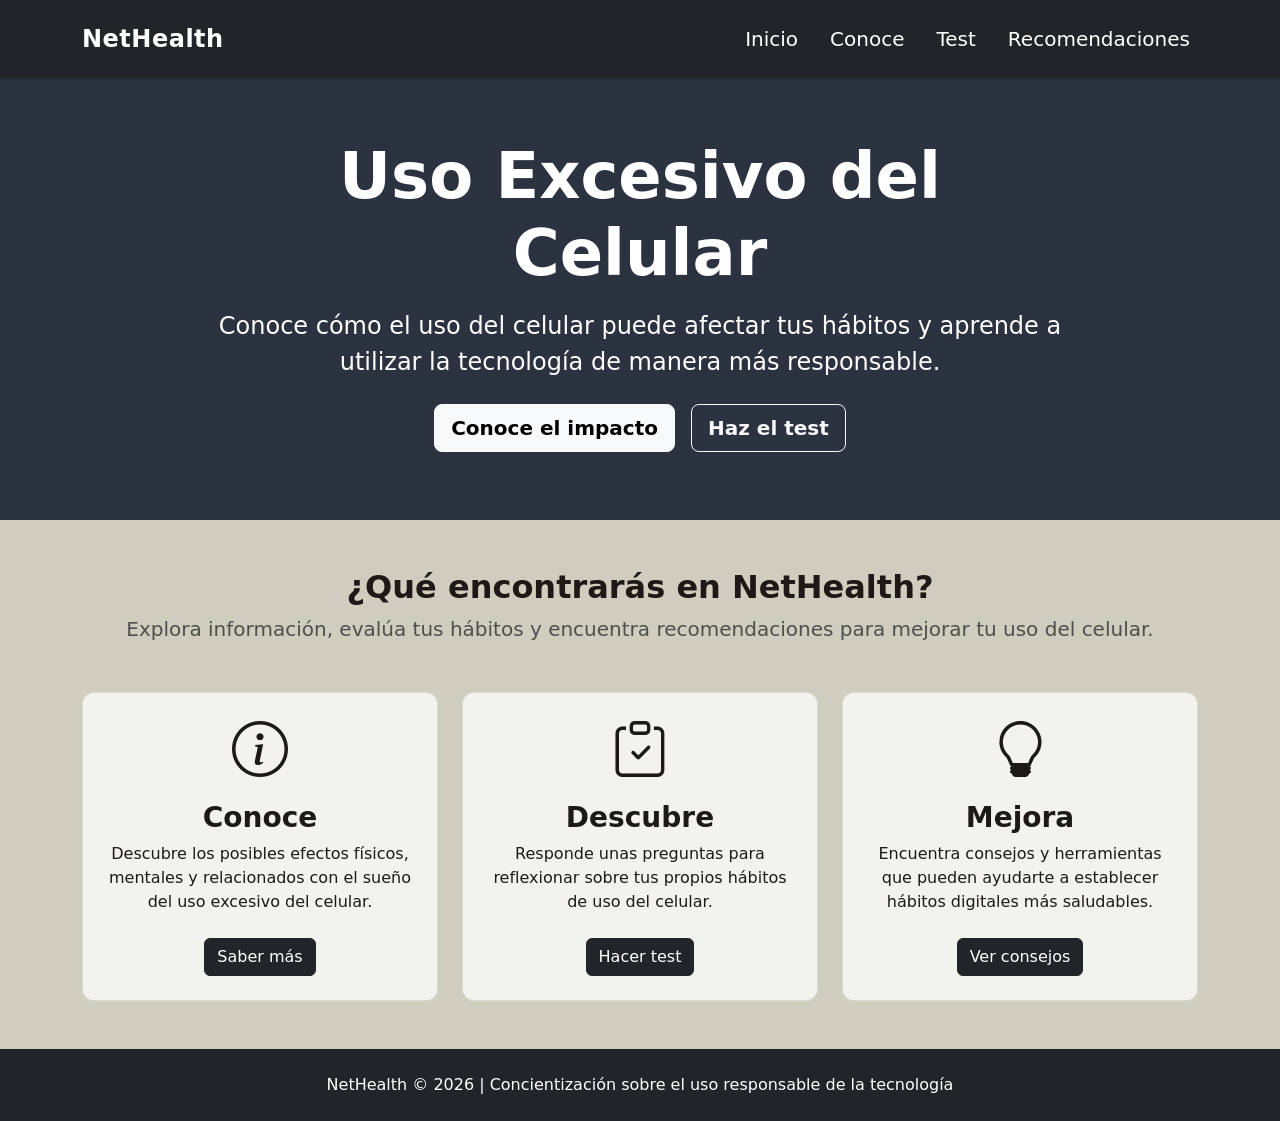
<file: Index.html>
<!DOCTYPE html>
<html lang="es">

<head>
    <meta charset="UTF-8">
    <meta name="viewport" content="width=device-width, initial-scale=1.0">

    <title>NetHealth - Uso Responsable del Celular</title>

    <!-- Bootstrap -->
    <link
        href="https://cdn.jsdelivr.net/npm/bootstrap@5.3.3/dist/css/bootstrap.min.css"
        rel="stylesheet">

    <!-- Bootstrap Icons -->
    <link
        rel="stylesheet"
        href="https://cdn.jsdelivr.net/npm/bootstrap-icons@1.11.3/font/bootstrap-icons.min.css">

    <!-- CSS propio -->
    <link rel="stylesheet" href="stile.css">
</head>

<body>

    <!-- ================= NAVBAR ================= -->

    <nav class="navbar navbar-expand-lg navbar-dark bg-dark fixed-top py-3">

        <div class="container">

            <a class="navbar-brand fw-bold fs-4" href="index.html">
                NetHealth
            </a>

            <button
                class="navbar-toggler"
                type="button"
                data-bs-toggle="collapse"
                data-bs-target="#customNavMenu"
                aria-controls="customNavMenu"
                aria-expanded="false"
                aria-label="Abrir menú">

                <span class="navbar-toggler-icon"></span>

            </button>

            <div
                class="collapse navbar-collapse justify-content-end"
                id="customNavMenu">

                <ul class="navbar-nav gap-lg-3 text-center">

                    <li class="nav-item">
                        <a class="nav-link fs-5 active" href="index.html">
                            Inicio
                        </a>
                    </li>

                    <li class="nav-item">
                        <a class="nav-link fs-5" href="conoce.html">
                            Conoce
                        </a>
                    </li>

                    <li class="nav-item">
                        <a class="nav-link fs-5" href="test.html">
                            Test
                        </a>
                    </li>

                    <li class="nav-item">
                        <a class="nav-link fs-5" href="recomendaciones.html">
                            Recomendaciones
                        </a>
                    </li>

                </ul>

            </div>

        </div>

    </nav>


    <!-- ================= HERO ================= -->

    <header class="hero-section text-white">

        <div class="container text-center hero-content">

            <h1 class="display-3 fw-bold">
                Uso Excesivo del Celular
            </h1>

            <p class="lead fs-4 mt-3">
                Conoce cómo el uso del celular puede afectar tus hábitos
                y aprende a utilizar la tecnología de manera más responsable.
            </p>

            <div class="d-flex justify-content-center gap-3 flex-wrap mt-4">

                <a
                    href="conoce.html"
                    class="btn btn-light btn-lg fw-bold">

                    Conoce el impacto
                </a>

                <a
                    href="test.html"
                    class="btn btn-outline-light btn-lg fw-bold">

                    Haz el test
                </a>

            </div>

        </div>

    </header>


    <!-- ================= CONTENIDO ================= -->

    <main>

        <section class="container py-5">

            <div class="text-center mb-5">

                <h2 class="fw-bold">
                    ¿Qué encontrarás en NetHealth?
                </h2>

                <p class="fs-5 text-muted">
                    Explora información, evalúa tus hábitos y encuentra
                    recomendaciones para mejorar tu uso del celular.
                </p>

            </div>


            <div class="row g-4">

                <!-- CONOCE -->

                <div class="col-md-4">

                    <div class="card-custom h-100 p-4 text-center">

                        <i class="bi bi-info-circle display-4"></i>

                        <h3 class="fw-bold mt-3">
                            Conoce
                        </h3>

                        <p>
                            Descubre los posibles efectos físicos,
                            mentales y relacionados con el sueño
                            del uso excesivo del celular.
                        </p>

                        <a
                            href="conoce.html"
                            class="btn btn-dark mt-2">

                            Saber más
                        </a>

                    </div>

                </div>


                <!-- TEST -->

                <div class="col-md-4">

                    <div class="card-custom h-100 p-4 text-center">

                        <i class="bi bi-clipboard-check display-4"></i>

                        <h3 class="fw-bold mt-3">
                            Descubre
                        </h3>

                        <p>
                            Responde unas preguntas para reflexionar
                            sobre tus propios hábitos de uso del celular.
                        </p>

                        <a
                            href="test.html"
                            class="btn btn-dark mt-2">

                            Hacer test
                        </a>

                    </div>

                </div>


                <!-- RECOMENDACIONES -->

                <div class="col-md-4">

                    <div class="card-custom h-100 p-4 text-center">

                        <i class="bi bi-lightbulb display-4"></i>

                        <h3 class="fw-bold mt-3">
                            Mejora
                        </h3>

                        <p>
                            Encuentra consejos y herramientas que
                            pueden ayudarte a establecer hábitos
                            digitales más saludables.
                        </p>

                        <a
                            href="recomendaciones.html"
                            class="btn btn-dark mt-2">

                            Ver consejos
                        </a>

                    </div>

                </div>

            </div>

        </section>

    </main>


    <!-- ================= FOOTER ================= -->

    <footer class="bg-dark text-white text-center py-4">

        <p class="mb-0">
            NetHealth © 2026 |
            Concientización sobre el uso responsable de la tecnología
        </p>

    </footer>


    <!-- BOTÓN VOLVER ARRIBA -->

    <button
        id="btnArriba"
        aria-label="Volver arriba">

        ↑

    </button>


    <!-- Bootstrap JS -->

    <script
        src="https://cdn.jsdelivr.net/npm/bootstrap@5.3.3/dist/js/bootstrap.bundle.min.js">
    </script>

    <!-- JavaScript propio -->

    <script src="java.js"></script>

</body>

</html>
</file>
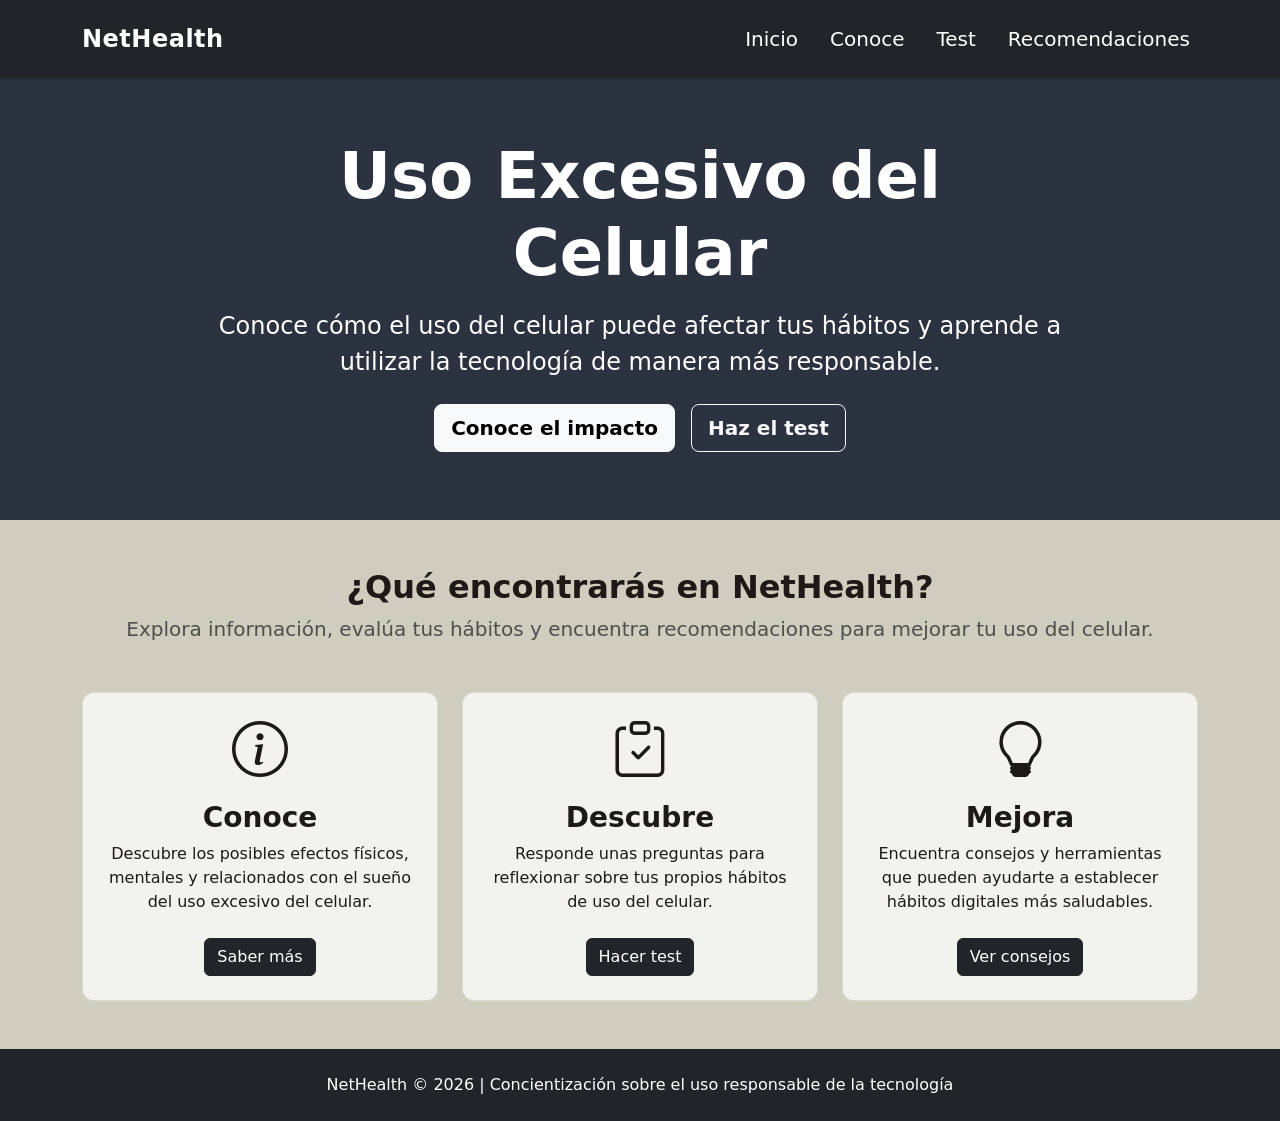
<file: index.html>
<!DOCTYPE html>
<html lang="es">

<head>
    <meta charset="UTF-8">
    <meta name="viewport" content="width=device-width, initial-scale=1.0">

    <title>NetHealth - Uso Responsable del Celular</title>

    <!-- Bootstrap -->
    <link
        href="https://cdn.jsdelivr.net/npm/bootstrap@5.3.3/dist/css/bootstrap.min.css"
        rel="stylesheet">

    <!-- Bootstrap Icons -->
    <link
        rel="stylesheet"
        href="https://cdn.jsdelivr.net/npm/bootstrap-icons@1.11.3/font/bootstrap-icons.min.css">

    <!-- CSS propio -->
    <link rel="stylesheet" href="stile.css">
</head>

<body>

    <!-- ================= NAVBAR ================= -->

    <nav class="navbar navbar-expand-lg navbar-dark bg-dark fixed-top py-3">

        <div class="container">

            <a class="navbar-brand fw-bold fs-4" href="index.html">
                NetHealth
            </a>

            <button
                class="navbar-toggler"
                type="button"
                data-bs-toggle="collapse"
                data-bs-target="#customNavMenu"
                aria-controls="customNavMenu"
                aria-expanded="false"
                aria-label="Abrir menú">

                <span class="navbar-toggler-icon"></span>

            </button>

            <div
                class="collapse navbar-collapse justify-content-end"
                id="customNavMenu">

                <ul class="navbar-nav gap-lg-3 text-center">

                    <li class="nav-item">
                        <a class="nav-link fs-5 active" href="index.html">
                            Inicio
                        </a>
                    </li>

                    <li class="nav-item">
                        <a class="nav-link fs-5" href="conoce.html">
                            Conoce
                        </a>
                    </li>

                    <li class="nav-item">
                        <a class="nav-link fs-5" href="test.html">
                            Test
                        </a>
                    </li>

                    <li class="nav-item">
                        <a class="nav-link fs-5" href="recomendaciones.html">
                            Recomendaciones
                        </a>
                    </li>

                </ul>

            </div>

        </div>

    </nav>


    <!-- ================= HERO ================= -->

    <header class="hero-section text-white">

        <div class="container text-center hero-content">

            <h1 class="display-3 fw-bold">
                Uso Excesivo del Celular
            </h1>

            <p class="lead fs-4 mt-3">
                Conoce cómo el uso del celular puede afectar tus hábitos
                y aprende a utilizar la tecnología de manera más responsable.
            </p>

            <div class="d-flex justify-content-center gap-3 flex-wrap mt-4">

                <a
                    href="conoce.html"
                    class="btn btn-light btn-lg fw-bold">

                    Conoce el impacto
                </a>

                <a
                    href="test.html"
                    class="btn btn-outline-light btn-lg fw-bold">

                    Haz el test
                </a>

            </div>

        </div>

    </header>


    <!-- ================= CONTENIDO ================= -->

    <main>

        <section class="container py-5">

            <div class="text-center mb-5">

                <h2 class="fw-bold">
                    ¿Qué encontrarás en NetHealth?
                </h2>

                <p class="fs-5 text-muted">
                    Explora información, evalúa tus hábitos y encuentra
                    recomendaciones para mejorar tu uso del celular.
                </p>

            </div>


            <div class="row g-4">

                <!-- CONOCE -->

                <div class="col-md-4">

                    <div class="card-custom h-100 p-4 text-center">

                        <i class="bi bi-info-circle display-4"></i>

                        <h3 class="fw-bold mt-3">
                            Conoce
                        </h3>

                        <p>
                            Descubre los posibles efectos físicos,
                            mentales y relacionados con el sueño
                            del uso excesivo del celular.
                        </p>

                        <a
                            href="conoce.html"
                            class="btn btn-dark mt-2">

                            Saber más
                        </a>

                    </div>

                </div>


                <!-- TEST -->

                <div class="col-md-4">

                    <div class="card-custom h-100 p-4 text-center">

                        <i class="bi bi-clipboard-check display-4"></i>

                        <h3 class="fw-bold mt-3">
                            Descubre
                        </h3>

                        <p>
                            Responde unas preguntas para reflexionar
                            sobre tus propios hábitos de uso del celular.
                        </p>

                        <a
                            href="test.html"
                            class="btn btn-dark mt-2">

                            Hacer test
                        </a>

                    </div>

                </div>


                <!-- RECOMENDACIONES -->

                <div class="col-md-4">

                    <div class="card-custom h-100 p-4 text-center">

                        <i class="bi bi-lightbulb display-4"></i>

                        <h3 class="fw-bold mt-3">
                            Mejora
                        </h3>

                        <p>
                            Encuentra consejos y herramientas que
                            pueden ayudarte a establecer hábitos
                            digitales más saludables.
                        </p>

                        <a
                            href="recomendaciones.html"
                            class="btn btn-dark mt-2">

                            Ver consejos
                        </a>

                    </div>

                </div>

            </div>

        </section>

    </main>


    <!-- ================= FOOTER ================= -->

    <footer class="bg-dark text-white text-center py-4">

        <p class="mb-0">
            NetHealth © 2026 |
            Concientización sobre el uso responsable de la tecnología
        </p>

    </footer>


    <!-- BOTÓN VOLVER ARRIBA -->

    <button
        id="btnArriba"
        aria-label="Volver arriba">

        ↑

    </button>


    <!-- Bootstrap JS -->

    <script
        src="https://cdn.jsdelivr.net/npm/bootstrap@5.3.3/dist/js/bootstrap.bundle.min.js">
    </script>

    <!-- JavaScript propio -->

    <script src="java.js"></script>

</body>

</html>
</file>
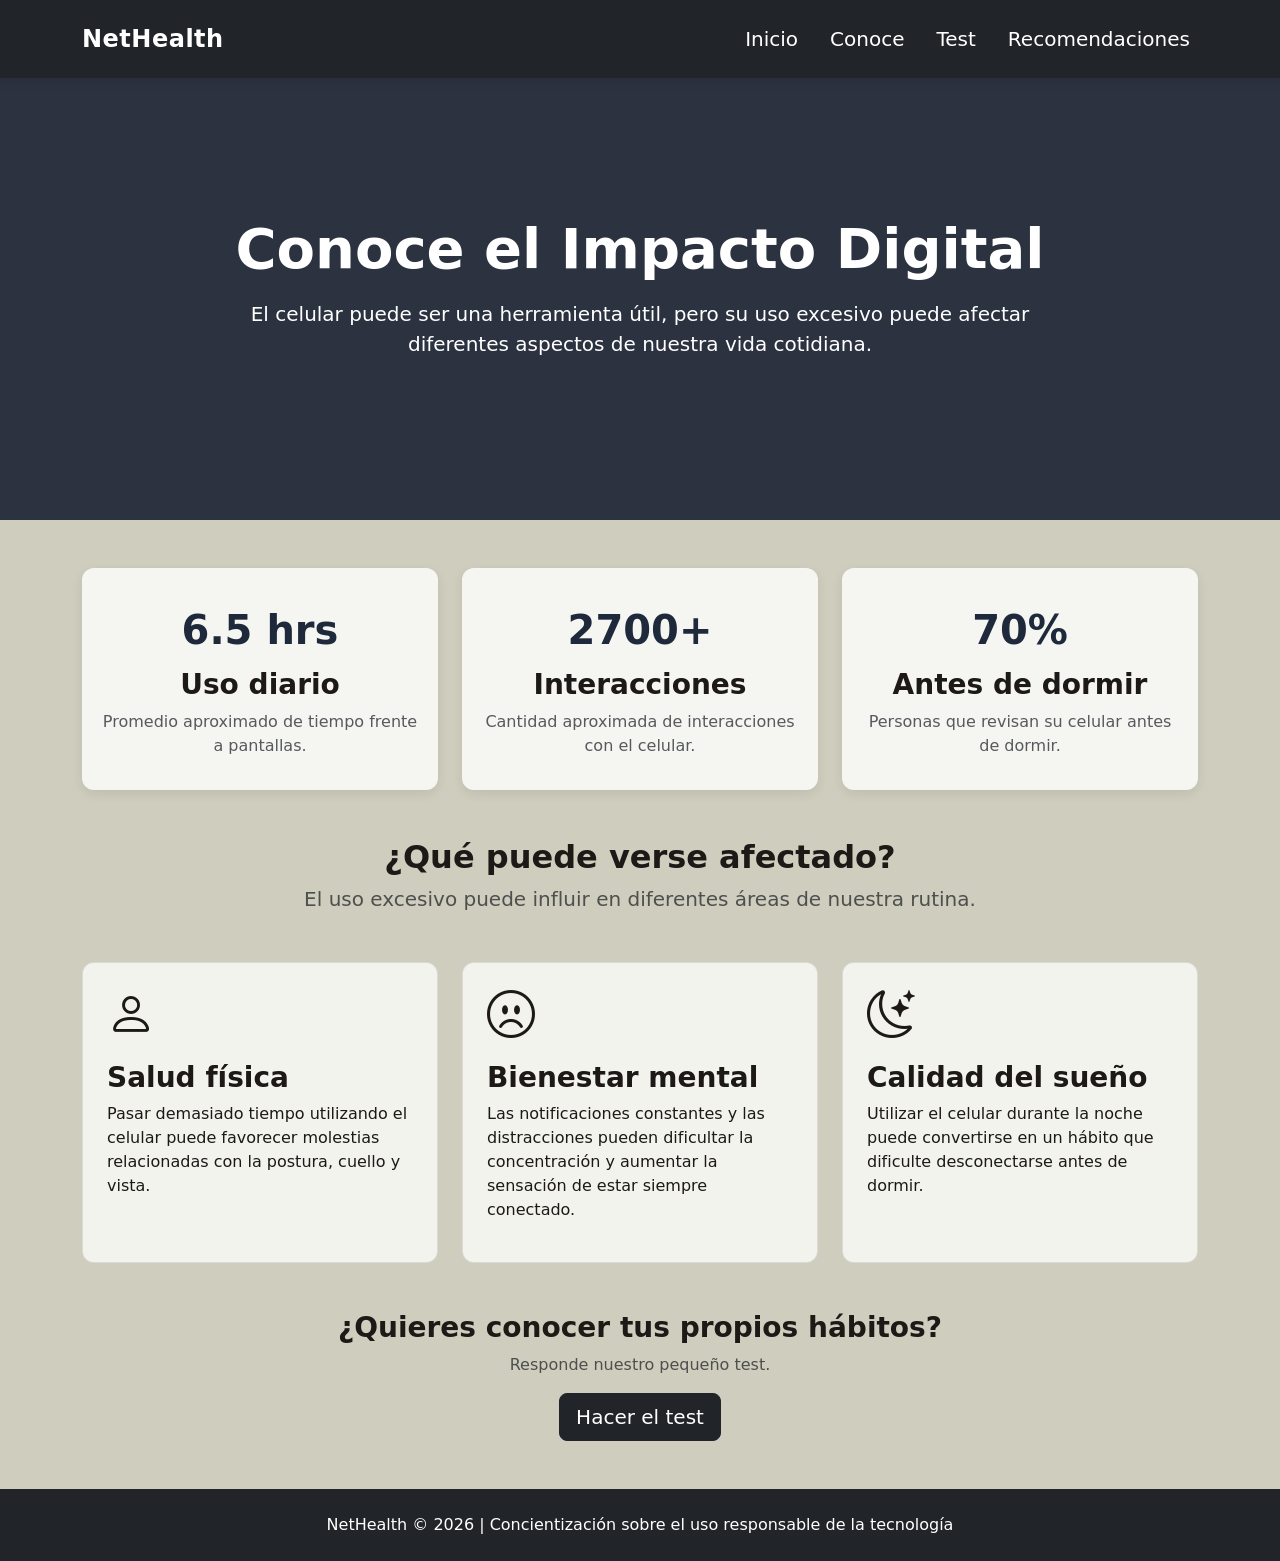
<file: conoce.html>
<!DOCTYPE html>
<html lang="es">

<head>

    <meta charset="UTF-8">

    <meta
        name="viewport"
        content="width=device-width, initial-scale=1.0">

    <title>NetHealth - Conoce el Impacto</title>

    <!-- Bootstrap -->
    <link
        href="https://cdn.jsdelivr.net/npm/bootstrap@5.3.3/dist/css/bootstrap.min.css"
        rel="stylesheet">

    <!-- Bootstrap Icons -->
    <link
        rel="stylesheet"
        href="https://cdn.jsdelivr.net/npm/bootstrap-icons@1.11.3/font/bootstrap-icons.min.css">

    <!-- CSS -->
    <link rel="stylesheet" href="stile.css">

</head>

<body>

    <!-- ================= NAVBAR ================= -->

    <nav class="navbar navbar-expand-lg navbar-dark bg-dark fixed-top py-3">

        <div class="container">

            <a
                class="navbar-brand fw-bold fs-4"
                href="index.html">

                NetHealth

            </a>


            <button
                class="navbar-toggler"
                type="button"
                data-bs-toggle="collapse"
                data-bs-target="#customNavMenu"
                aria-controls="customNavMenu"
                aria-expanded="false"
                aria-label="Abrir menú">

                <span class="navbar-toggler-icon"></span>

            </button>


            <div
                class="collapse navbar-collapse justify-content-end"
                id="customNavMenu">

                <ul class="navbar-nav gap-lg-3 text-center">

                    <li class="nav-item">
                        <a
                            class="nav-link fs-5"
                            href="index.html">

                            Inicio

                        </a>
                    </li>

                    <li class="nav-item">
                        <a
                            class="nav-link fs-5 active"
                            href="conoce.html">

                            Conoce

                        </a>
                    </li>

                    <li class="nav-item">
                        <a
                            class="nav-link fs-5"
                            href="test.html">

                            Test

                        </a>
                    </li>

                    <li class="nav-item">
                        <a
                            class="nav-link fs-5"
                            href="recomendaciones.html">

                            Recomendaciones

                        </a>
                    </li>

                </ul>

            </div>

        </div>

    </nav>


    <!-- ================= HERO ================= -->

    <header class="hero-section text-white">

        <div class="container text-center hero-content">

            <h1 class="display-4 fw-bold">
                Conoce el Impacto Digital
            </h1>

            <p class="lead mt-3">
                El celular puede ser una herramienta útil,
                pero su uso excesivo puede afectar diferentes
                aspectos de nuestra vida cotidiana.
            </p>

        </div>

    </header>


    <!-- ================= ESTADÍSTICAS ================= -->

    <main>

        <section class="container py-5">

            <div class="row g-4">

                <div class="col-md-4">

                    <div class="stat-card text-center">

                        <div class="stat-number">
                            6.5 hrs
                        </div>

                        <h3 class="fw-bold mt-2">
                            Uso diario
                        </h3>

                        <p class="text-muted mb-0">
                            Promedio aproximado de tiempo frente a pantallas.
                        </p>

                    </div>

                </div>


                <div class="col-md-4">

                    <div class="stat-card text-center">

                        <div class="stat-number">
                            2700+
                        </div>

                        <h3 class="fw-bold mt-2">
                            Interacciones
                        </h3>

                        <p class="text-muted mb-0">
                            Cantidad aproximada de interacciones con el celular.
                        </p>

                    </div>

                </div>


                <div class="col-md-4">

                    <div class="stat-card text-center">

                        <div class="stat-number">
                            70%
                        </div>

                        <h3 class="fw-bold mt-2">
                            Antes de dormir
                        </h3>

                        <p class="text-muted mb-0">
                            Personas que revisan su celular antes de dormir.
                        </p>

                    </div>

                </div>

            </div>

        </section>


        <!-- ================= IMPACTOS ================= -->

        <section class="container pb-5">

            <div class="text-center mb-5">

                <h2 class="fw-bold">
                    ¿Qué puede verse afectado?
                </h2>

                <p class="text-muted fs-5">
                    El uso excesivo puede influir en diferentes
                    áreas de nuestra rutina.
                </p>

            </div>


            <div class="row g-4">


                <!-- SALUD FÍSICA -->

                <div class="col-md-4">

                    <div class="card-custom h-100 p-4">

                        <i class="bi bi-person display-5"></i>

                        <h3 class="fw-bold mt-3">
                            Salud física
                        </h3>

                        <p>
                            Pasar demasiado tiempo utilizando el celular
                            puede favorecer molestias relacionadas con
                            la postura, cuello y vista.
                        </p>

                    </div>

                </div>


                <!-- SALUD MENTAL -->

                <div class="col-md-4">

                    <div class="card-custom h-100 p-4">

                        <i class="bi bi-emoji-frown display-5"></i>

                        <h3 class="fw-bold mt-3">
                            Bienestar mental
                        </h3>

                        <p>
                            Las notificaciones constantes y las
                            distracciones pueden dificultar la
                            concentración y aumentar la sensación
                            de estar siempre conectado.
                        </p>

                    </div>

                </div>


                <!-- SUEÑO -->

                <div class="col-md-4">

                    <div class="card-custom h-100 p-4">

                        <i class="bi bi-moon-stars display-5"></i>

                        <h3 class="fw-bold mt-3">
                            Calidad del sueño
                        </h3>

                        <p>
                            Utilizar el celular durante la noche
                            puede convertirse en un hábito que
                            dificulte desconectarse antes de dormir.
                        </p>

                    </div>

                </div>

            </div>


            <!-- ================= CTA ================= -->

            <div class="text-center mt-5">

                <h3 class="fw-bold">
                    ¿Quieres conocer tus propios hábitos?
                </h3>

                <p class="text-muted">
                    Responde nuestro pequeño test.
                </p>

                <a
                    href="test.html"
                    class="btn btn-dark btn-lg">

                    Hacer el test

                </a>

            </div>

        </section>

    </main>


    <!-- ================= FOOTER ================= -->

    <footer class="bg-dark text-white text-center py-4">

        <p class="mb-0">
            NetHealth © 2026 |
            Concientización sobre el uso responsable de la tecnología
        </p>

    </footer>


    <button
        id="btnArriba"
        aria-label="Volver arriba">

        ↑

    </button>


    <!-- Bootstrap JS -->

    <script
        src="https://cdn.jsdelivr.net/npm/bootstrap@5.3.3/dist/js/bootstrap.bundle.min.js">
    </script>

    <!-- JavaScript propio -->

    <script src="java.js"></script>

</body>

</html>
</file>
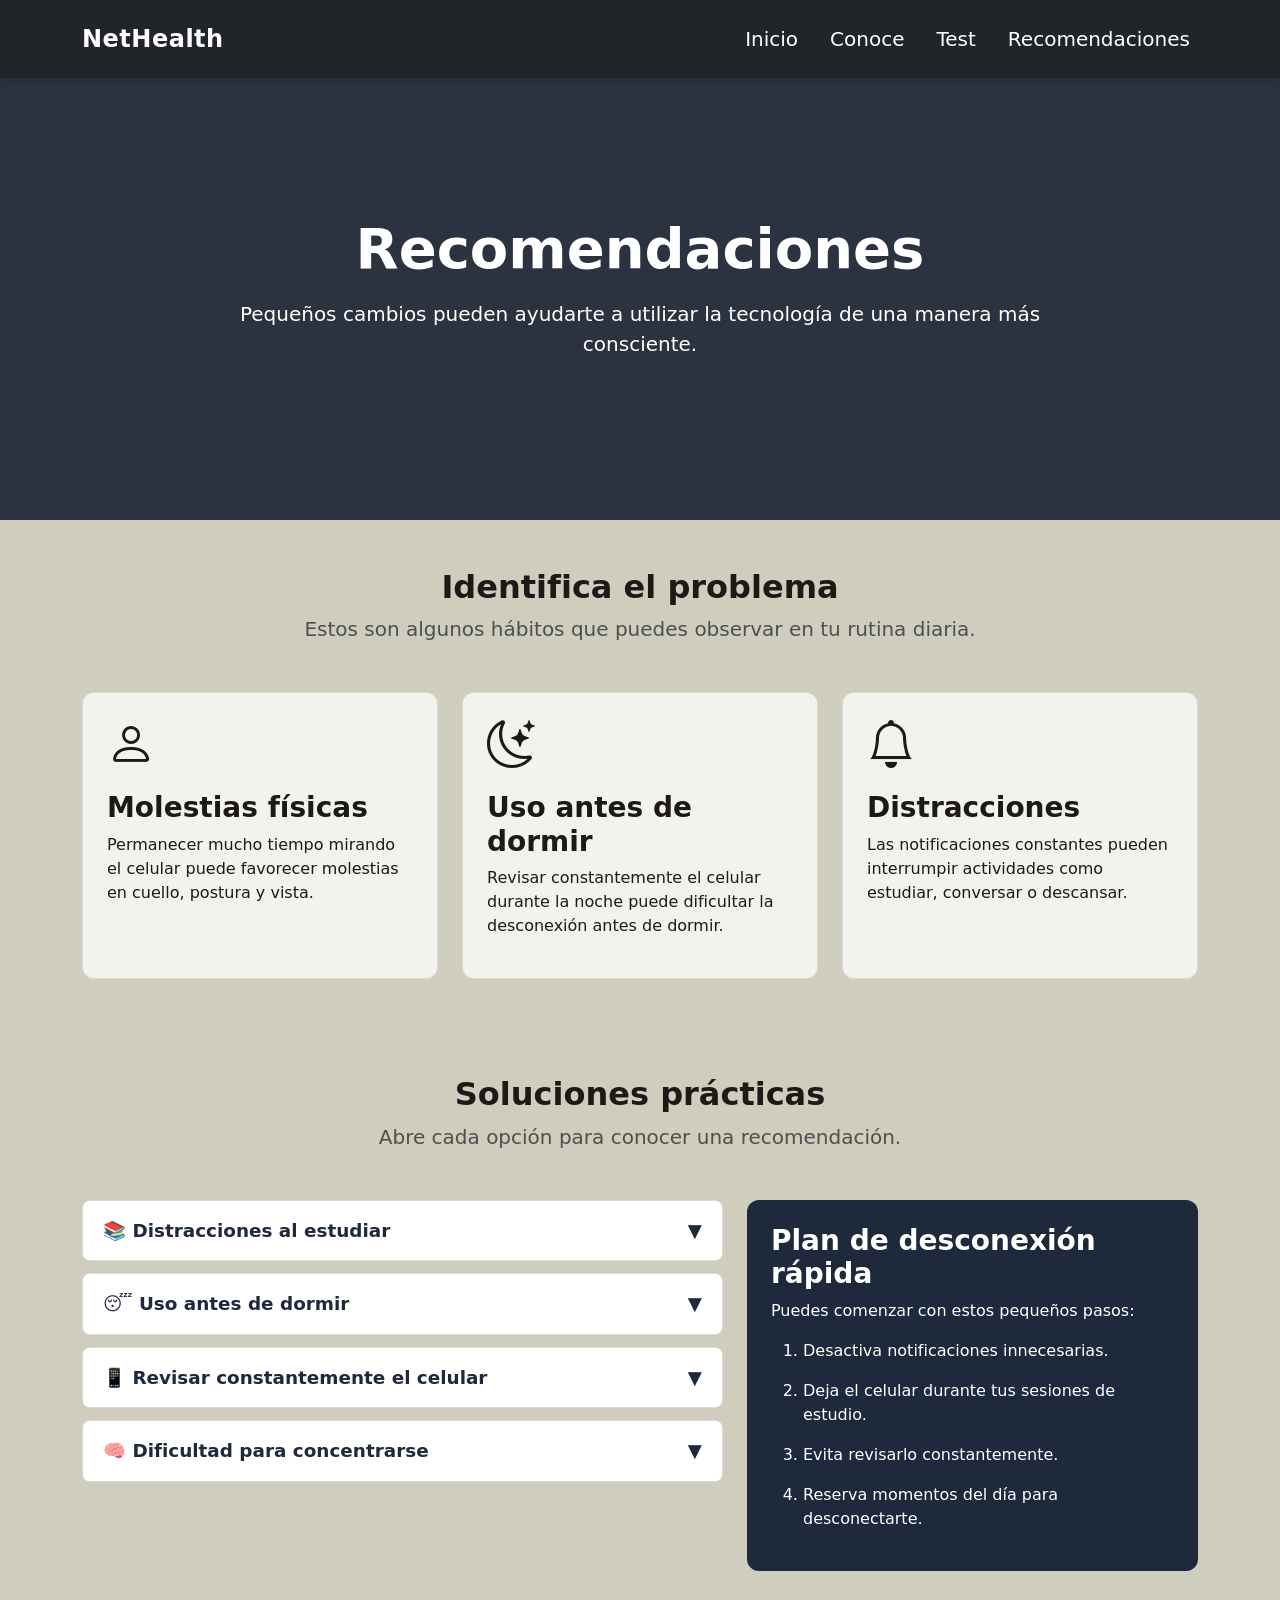
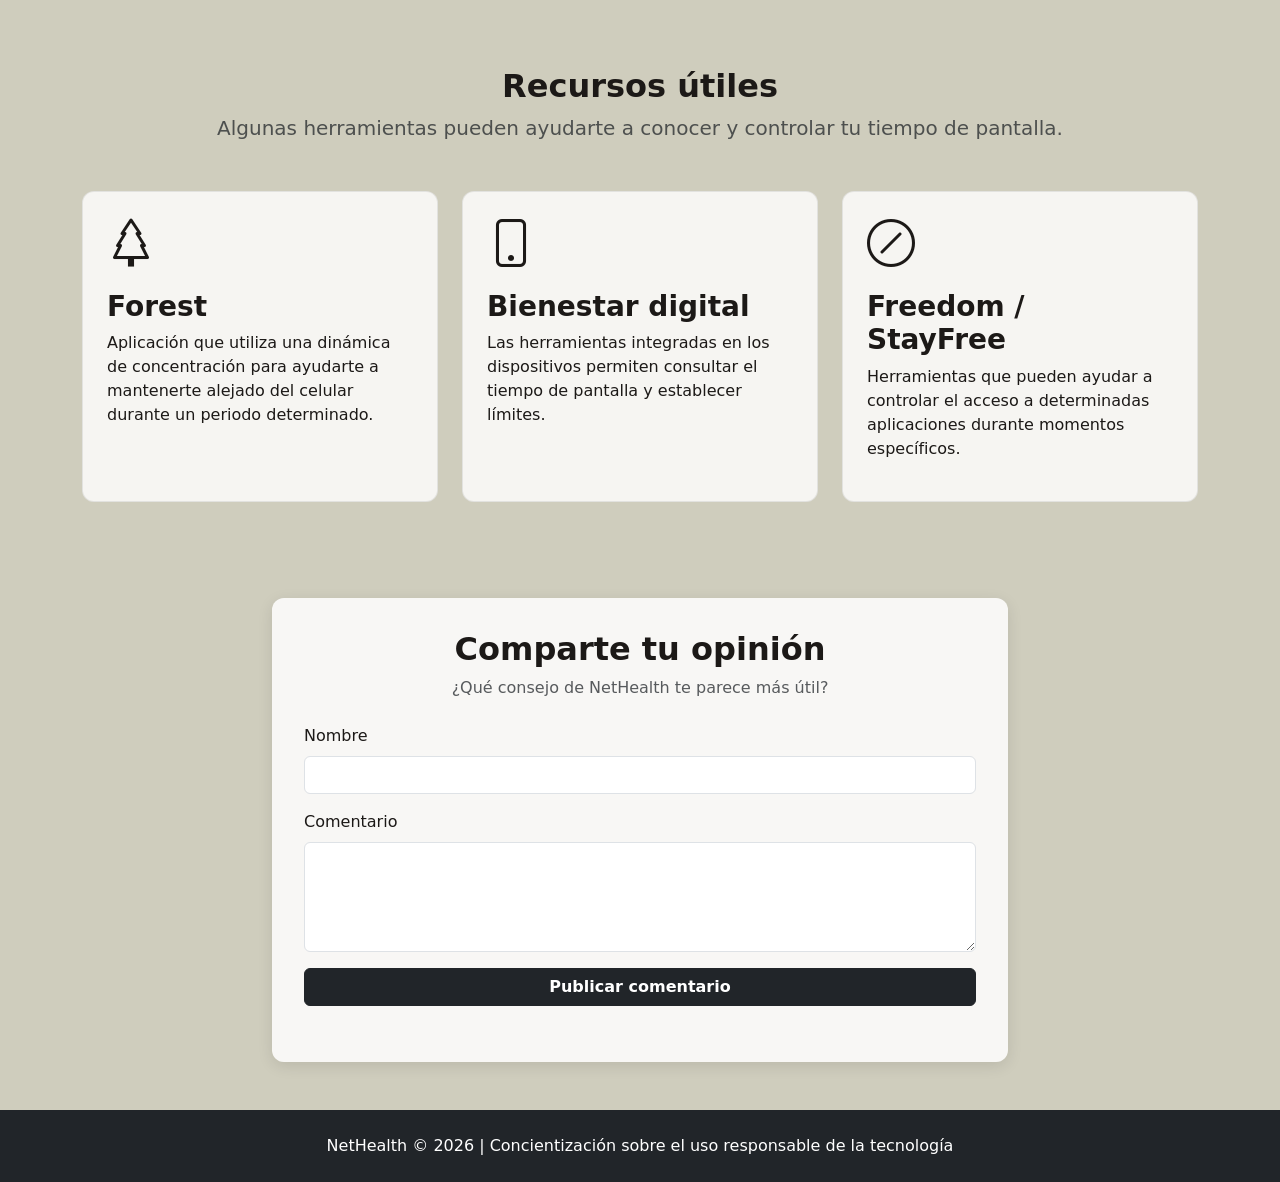
<file: recomendaciones.html>
<!DOCTYPE html>
<html lang="es">

<head>

    <meta charset="UTF-8">

    <meta
        name="viewport"
        content="width=device-width, initial-scale=1.0">

    <title>NetHealth - Recomendaciones</title>

    <!-- Bootstrap -->
    <link
        href="https://cdn.jsdelivr.net/npm/bootstrap@5.3.3/dist/css/bootstrap.min.css"
        rel="stylesheet">

    <!-- Bootstrap Icons -->
    <link
        rel="stylesheet"
        href="https://cdn.jsdelivr.net/npm/bootstrap-icons@1.11.3/font/bootstrap-icons.min.css">

    <!-- CSS -->
    <link rel="stylesheet" href="stile.css">

</head>

<body>

    <!-- ================= NAVBAR ================= -->

    <nav class="navbar navbar-expand-lg navbar-dark bg-dark fixed-top py-3">

        <div class="container">

            <a
                class="navbar-brand fw-bold fs-4"
                href="index.html">

                NetHealth

            </a>


            <button
                class="navbar-toggler"
                type="button"
                data-bs-toggle="collapse"
                data-bs-target="#customNavMenu"
                aria-controls="customNavMenu"
                aria-expanded="false"
                aria-label="Abrir menú">

                <span class="navbar-toggler-icon"></span>

            </button>


            <div
                class="collapse navbar-collapse justify-content-end"
                id="customNavMenu">

                <ul class="navbar-nav gap-lg-3 text-center">

                    <li class="nav-item">
                        <a
                            class="nav-link fs-5"
                            href="index.html">

                            Inicio

                        </a>
                    </li>

                    <li class="nav-item">
                        <a
                            class="nav-link fs-5"
                            href="conoce.html">

                            Conoce

                        </a>
                    </li>

                    <li class="nav-item">
                        <a
                            class="nav-link fs-5"
                            href="test.html">

                            Test

                        </a>
                    </li>

                    <li class="nav-item">
                        <a
                            class="nav-link fs-5 active"
                            href="recomendaciones.html">

                            Recomendaciones

                        </a>
                    </li>

                </ul>

            </div>

        </div>

    </nav>


    <!-- ================= HERO ================= -->

    <header class="hero-section text-white">

        <div class="container text-center hero-content">

            <h1 class="display-4 fw-bold">
                Recomendaciones
            </h1>

            <p class="lead mt-3">
                Pequeños cambios pueden ayudarte a utilizar
                la tecnología de una manera más consciente.
            </p>

        </div>

    </header>


    <main>


        <!-- ================= IMPACTO ================= -->

        <section
            id="impacto"
            class="container py-5">

            <div class="text-center mb-5">

                <h2 class="fw-bold">
                    Identifica el problema
                </h2>

                <p class="text-muted fs-5">
                    Estos son algunos hábitos que puedes observar
                    en tu rutina diaria.
                </p>

            </div>


            <div class="row g-4">


                <div class="col-md-4">

                    <div class="card-custom h-100 p-4">

                        <i class="bi bi-person display-5"></i>

                        <h3 class="fw-bold mt-3">
                            Molestias físicas
                        </h3>

                        <p>
                            Permanecer mucho tiempo mirando
                            el celular puede favorecer molestias
                            en cuello, postura y vista.
                        </p>

                    </div>

                </div>


                <div class="col-md-4">

                    <div class="card-custom h-100 p-4">

                        <i class="bi bi-moon-stars display-5"></i>

                        <h3 class="fw-bold mt-3">
                            Uso antes de dormir
                        </h3>

                        <p>
                            Revisar constantemente el celular
                            durante la noche puede dificultar
                            la desconexión antes de dormir.
                        </p>

                    </div>

                </div>


                <div class="col-md-4">

                    <div class="card-custom h-100 p-4">

                        <i class="bi bi-bell display-5"></i>

                        <h3 class="fw-bold mt-3">
                            Distracciones
                        </h3>

                        <p>
                            Las notificaciones constantes pueden
                            interrumpir actividades como estudiar,
                            conversar o descansar.
                        </p>

                    </div>

                </div>

            </div>

        </section>


        <!-- ================= SOLUCIONES ================= -->

        <section
            id="soluciones"
            class="container py-5">

            <div class="text-center mb-5">

                <h2 class="fw-bold">
                    Soluciones prácticas
                </h2>

                <p class="text-muted fs-5">
                    Abre cada opción para conocer una recomendación.
                </p>

            </div>


            <div class="row g-4">


                <!-- ACORDEÓN -->

                <div class="col-lg-7">


                    <!-- OPCIÓN 1 -->

                    <div class="custom-accordion-item">

                        <button
                            class="custom-accordion-btn"
                            aria-expanded="false">

                            <span>
                                📚 Distracciones al estudiar
                            </span>

                            <span class="chevron-icon">
                                ▼
                            </span>

                        </button>


                        <div class="custom-accordion-content">

                            <strong>
                                Solución:
                            </strong>

                            <p class="mb-0 mt-2">

                                Activa el modo "No molestar"
                                o silencia las notificaciones
                                durante tus sesiones de estudio.

                            </p>

                        </div>

                    </div>


                    <!-- OPCIÓN 2 -->

                    <div class="custom-accordion-item">

                        <button
                            class="custom-accordion-btn"
                            aria-expanded="false">

                            <span>
                                😴 Uso antes de dormir
                            </span>

                            <span class="chevron-icon">
                                ▼
                            </span>

                        </button>


                        <div class="custom-accordion-content">

                            <strong>
                                Solución:
                            </strong>

                            <p class="mb-0 mt-2">

                                Intenta establecer un momento
                                antes de dormir en el que dejes
                                el celular a un lado.

                            </p>

                        </div>

                    </div>


                    <!-- OPCIÓN 3 -->

                    <div class="custom-accordion-item">

                        <button
                            class="custom-accordion-btn"
                            aria-expanded="false">

                            <span>
                                📱 Revisar constantemente el celular
                            </span>

                            <span class="chevron-icon">
                                ▼
                            </span>

                        </button>


                        <div class="custom-accordion-content">

                            <strong>
                                Solución:
                            </strong>

                            <p class="mb-0 mt-2">

                                Desactiva las notificaciones que
                                no sean necesarias y establece
                                momentos específicos para revisar
                                tus aplicaciones.

                            </p>

                        </div>

                    </div>


                    <!-- OPCIÓN 4 -->

                    <div class="custom-accordion-item">

                        <button
                            class="custom-accordion-btn"
                            aria-expanded="false">

                            <span>
                                🧠 Dificultad para concentrarse
                            </span>

                            <span class="chevron-icon">
                                ▼
                            </span>

                        </button>


                        <div class="custom-accordion-content">

                            <strong>
                                Solución:
                            </strong>

                            <p class="mb-0 mt-2">

                                Durante una actividad importante,
                                coloca el celular fuera de tu
                                alcance o utiliza un modo de
                                concentración.

                            </p>

                        </div>

                    </div>

                </div>


                <!-- PLAN -->

                <div class="col-lg-5">

                    <div class="plan-box p-4 h-100">

                        <h3 class="fw-bold">
                            Plan de desconexión rápida
                        </h3>

                        <p>
                            Puedes comenzar con estos pequeños pasos:
                        </p>

                        <ol>

                            <li class="mb-3">
                                Desactiva notificaciones innecesarias.
                            </li>

                            <li class="mb-3">
                                Deja el celular durante tus sesiones
                                de estudio.
                            </li>

                            <li class="mb-3">
                                Evita revisarlo constantemente.
                            </li>

                            <li>
                                Reserva momentos del día
                                para desconectarte.
                            </li>

                        </ol>

                    </div>

                </div>

            </div>

        </section>


        <!-- ================= RECURSOS ================= -->

        <section
            id="recursos"
            class="container py-5">

            <div class="text-center mb-5">

                <h2 class="fw-bold">
                    Recursos útiles
                </h2>

                <p class="text-muted fs-5">
                    Algunas herramientas pueden ayudarte a
                    conocer y controlar tu tiempo de pantalla.
                </p>

            </div>


            <div class="row g-4">


                <!-- FOREST -->

                <div class="col-md-4">

                    <div class="resource-card">

                        <i class="bi bi-tree display-5"></i>

                        <h3 class="fw-bold mt-3">
                            Forest
                        </h3>

                        <p>
                            Aplicación que utiliza una dinámica
                            de concentración para ayudarte a
                            mantenerte alejado del celular
                            durante un periodo determinado.
                        </p>

                    </div>

                </div>


                <!-- BIENESTAR DIGITAL -->

                <div class="col-md-4">

                    <div class="resource-card">

                        <i class="bi bi-phone display-5"></i>

                        <h3 class="fw-bold mt-3">
                            Bienestar digital
                        </h3>

                        <p>
                            Las herramientas integradas en los
                            dispositivos permiten consultar el
                            tiempo de pantalla y establecer límites.
                        </p>

                    </div>

                </div>


                <!-- FREEDOM -->

                <div class="col-md-4">

                    <div class="resource-card">

                        <i class="bi bi-slash-circle display-5"></i>

                        <h3 class="fw-bold mt-3">
                            Freedom / StayFree
                        </h3>

                        <p>
                            Herramientas que pueden ayudar a
                            controlar el acceso a determinadas
                            aplicaciones durante momentos específicos.
                        </p>

                    </div>

                </div>

            </div>

        </section>


        <!-- ================= COMENTARIOS ================= -->

        <section
            id="comentarios"
            class="container py-5">

            <div class="row justify-content-center">

                <div class="col-lg-8">

                    <div class="comment-box">

                        <div class="text-center mb-4">

                            <h2 class="fw-bold">
                                Comparte tu opinión
                            </h2>

                            <p class="text-muted">
                                ¿Qué consejo de NetHealth te parece más útil?
                            </p>

                        </div>


                        <form id="commentForm">

<div class="mb-3">
  <label for="nombre" class="form-label">Nombre</label>
  <input type="text" id="nombre" class="form-control">

  <div id="errorNombre" class="text-danger mt-1"></div>
</div>

<div class="mb-3">
  <label for="comentario" class="form-label">Comentario</label>
  <textarea id="comentario" class="form-control" rows="4"></textarea>

  <div id="errorComentario" class="text-danger mt-1"></div>
</div>


                            <button
                                type="submit"
                                class="btn btn-dark w-100 fw-bold">

                                Publicar comentario

                            </button>

                        </form>


                        <!-- MENSAJE -->

                        <div
                            id="mensajeComentario"
                            class="alert alert-success mt-3 d-none">

                            ¡Comentario publicado correctamente!

                        </div>


                        <!-- LISTA -->

                        <div id="listaComentarios" class="mt-4">

                        </div>

                    </div>

                </div>

            </div>

        </section>

    </main>


    <!-- ================= FOOTER ================= -->

    <footer class="bg-dark text-white text-center py-4">

        <p class="mb-0">

            NetHealth © 2026 |
            Concientización sobre el uso responsable
            de la tecnología

        </p>

    </footer>


    <!-- BOTÓN ARRIBA -->

    <button
        id="btnArriba"
        aria-label="Volver arriba">

        ↑

    </button>


    <!-- Bootstrap JS -->

    <script
        src="https://cdn.jsdelivr.net/npm/bootstrap@5.3.3/dist/js/bootstrap.bundle.min.js">
    </script>


    <!-- JavaScript -->

    <script src="java.js"></script>

</body>

</html>
</file>
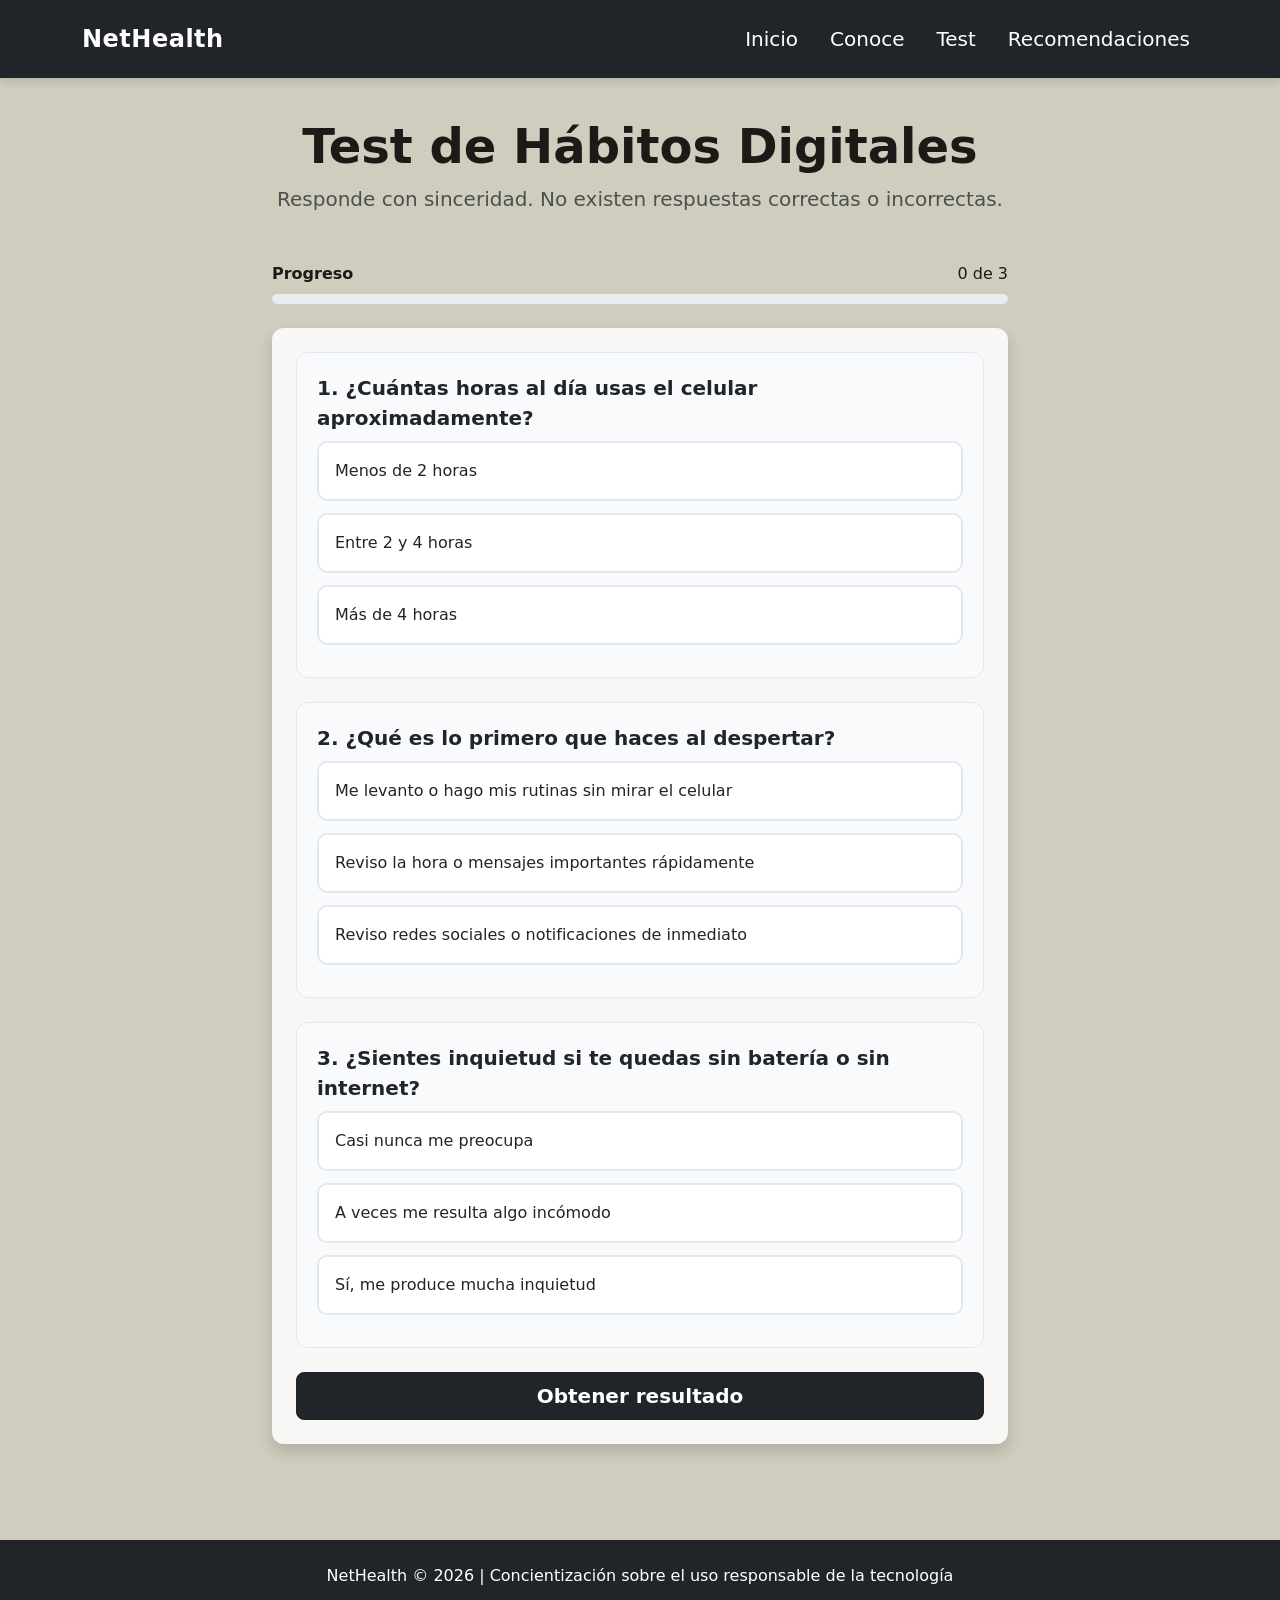
<file: test.html>
<!DOCTYPE html>
<html lang="es">

<head>

    <meta charset="UTF-8">

    <meta
        name="viewport"
        content="width=device-width, initial-scale=1.0">

    <title>NetHealth - Test de Hábitos Digitales</title>

    <!-- Bootstrap -->
    <link
        href="https://cdn.jsdelivr.net/npm/bootstrap@5.3.3/dist/css/bootstrap.min.css"
        rel="stylesheet">

    <!-- Bootstrap Icons -->
    <link
        rel="stylesheet"
        href="https://cdn.jsdelivr.net/npm/bootstrap-icons@1.11.3/font/bootstrap-icons.min.css">

    <!-- CSS -->
    <link rel="stylesheet" href="stile.css">

</head>

<body>

    <!-- ================= NAVBAR ================= -->

    <nav class="navbar navbar-expand-lg navbar-dark bg-dark fixed-top py-3">

        <div class="container">

            <a
                class="navbar-brand fw-bold fs-4"
                href="index.html">

                NetHealth

            </a>


            <button
                class="navbar-toggler"
                type="button"
                data-bs-toggle="collapse"
                data-bs-target="#customNavMenu"
                aria-controls="customNavMenu"
                aria-expanded="false"
                aria-label="Abrir menú">

                <span class="navbar-toggler-icon"></span>

            </button>


            <div
                class="collapse navbar-collapse justify-content-end"
                id="customNavMenu">

                <ul class="navbar-nav gap-lg-3 text-center">

                    <li class="nav-item">
                        <a
                            class="nav-link fs-5"
                            href="index.html">

                            Inicio

                        </a>
                    </li>

                    <li class="nav-item">
                        <a
                            class="nav-link fs-5"
                            href="conoce.html">

                            Conoce

                        </a>
                    </li>

                    <li class="nav-item">
                        <a
                            class="nav-link fs-5 active"
                            href="test.html">

                            Test

                        </a>
                    </li>

                    <li class="nav-item">
                        <a
                            class="nav-link fs-5"
                            href="recomendaciones.html">

                            Recomendaciones

                        </a>
                    </li>

                </ul>

            </div>

        </div>

    </nav>


    <!-- ================= TEST ================= -->

    <main class="container py-5">

        <div class="text-center mb-5">

            <h1 class="fw-bold display-5">
                Test de Hábitos Digitales
            </h1>

            <p class="fs-5 text-muted">
                Responde con sinceridad. No existen respuestas
                correctas o incorrectas.
            </p>

        </div>


        <div class="row justify-content-center">

            <div class="col-lg-8">


                <!-- PROGRESO -->

                <div class="mb-4">

                    <div class="d-flex justify-content-between mb-2">

                        <span class="fw-bold">
                            Progreso
                        </span>

                        <span id="textoProgreso">
                            0 de 3
                        </span>

                    </div>

                    <div
                        class="progress"
                        role="progressbar"
                        aria-label="Progreso del test">

                        <div
                            id="barraProgreso"
                            class="progress-bar bg-dark"
                            style="width: 0%">
                        </div>

                    </div>

                </div>


                <!-- FORMULARIO -->

                <form
                    id="formTest"
                    class="card shadow p-4 test-card comment-box">


                    <!-- PREGUNTA 1 -->

                    <div class="question-card">

                        <label class="form-label fw-bold fs-5">

                            1. ¿Cuántas horas al día usas
                            el celular aproximadamente?

                        </label>


                        <label class="answer-option">

                            <input
                                type="radio"
                                name="p1"
                                value="1">

                            <span class="answer-content">

                                Menos de 2 horas

                            </span>

                        </label>


                        <label class="answer-option">

                            <input
                                type="radio"
                                name="p1"
                                value="2">

                            <span class="answer-content">

                                Entre 2 y 4 horas

                            </span>

                        </label>


                        <label class="answer-option">

                            <input
                                type="radio"
                                name="p1"
                                value="3">

                            <span class="answer-content">

                                Más de 4 horas

                            </span>

                        </label>

                    </div>


                    <!-- PREGUNTA 2 -->

                    <div class="question-card">

                        <label class="form-label fw-bold fs-5">

                            2. ¿Qué es lo primero que haces
                            al despertar?

                        </label>


                        <label class="answer-option">

                            <input
                                type="radio"
                                name="p2"
                                value="1">

                            <span class="answer-content">

                                Me levanto o hago mis rutinas
                                sin mirar el celular

                            </span>

                        </label>


                        <label class="answer-option">

                            <input
                                type="radio"
                                name="p2"
                                value="2">

                            <span class="answer-content">

                                Reviso la hora o mensajes
                                importantes rápidamente

                            </span>

                        </label>


                        <label class="answer-option">

                            <input
                                type="radio"
                                name="p2"
                                value="3">

                            <span class="answer-content">

                                Reviso redes sociales o
                                notificaciones de inmediato

                            </span>

                        </label>

                    </div>


                    <!-- PREGUNTA 3 -->

                    <div class="question-card">

                        <label class="form-label fw-bold fs-5">

                            3. ¿Sientes inquietud si te quedas
                            sin batería o sin internet?

                        </label>


                        <label class="answer-option">

                            <input
                                type="radio"
                                name="p3"
                                value="1">

                            <span class="answer-content">

                                Casi nunca me preocupa

                            </span>

                        </label>


                        <label class="answer-option">

                            <input
                                type="radio"
                                name="p3"
                                value="2">

                            <span class="answer-content">

                                A veces me resulta algo incómodo

                            </span>

                        </label>


                        <label class="answer-option">

                            <input
                                type="radio"
                                name="p3"
                                value="3">

                            <span class="answer-content">

                                Sí, me produce mucha inquietud

                            </span>

                        </label>

                    </div>


                    <!-- BOTÓN -->

                    <button
                        type="submit"
                        class="btn btn-dark btn-lg w-100 fw-bold">

                        Obtener resultado

                    </button>

                </form>


                <!-- ================= RESULTADO ================= -->

                <div
                    id="resultadoTest"
                    class="mt-4 p-4 text-center shadow d-none">

                    <div
                        id="iconoResultado"
                        class="resultado-icon">
                    </div>

                    <h2
                        id="tituloResultado"
                        class="fw-bold">
                    </h2>

                    <p
                        id="descripcionResultado"
                        class="fs-5">
                    </p>

                    <a
                        href="recomendaciones.html"
                        class="btn btn-dark mt-2">

                        Ver recomendaciones

                    </a>

                </div>

            </div>

        </div>

    </main>


    <!-- ================= FOOTER ================= -->

    <footer class="bg-dark text-white text-center py-4 mt-5">

        <p class="mb-0">

            NetHealth © 2026 |
            Concientización sobre el uso responsable
            de la tecnología

        </p>

    </footer>


    <button
        id="btnArriba"
        aria-label="Volver arriba">

        ↑

    </button>


    <!-- Bootstrap JS -->

    <script
        src="https://cdn.jsdelivr.net/npm/bootstrap@5.3.3/dist/js/bootstrap.bundle.min.js">
    </script>


    <!-- JavaScript -->

    <script src="java.js"></script>

</body>

</html>
</file>
<file: stile.css>
/* ========================================
   CONFIGURACIÓN BASE
======================================== */

html {
    scroll-behavior: smooth;
    scroll-padding-top: 80px;
}

body {
    margin: 0;
    padding-top: 70px;
    background-color: #cfcdbd;
    font-family: system-ui, -apple-system, "Segoe UI", Roboto, sans-serif;
    color: #1c1917;
}

section {
    scroll-margin-top: 80px;
}


/* ========================================
   NAVBAR
======================================== */

.navbar {
    box-shadow: 0 2px 10px rgba(0, 0, 0, 0.15);
}

.navbar-brand {
    letter-spacing: 0.5px;
}

.nav-link {
    color: #ffffff !important;
    font-weight: 500;
    border-radius: 6px;
    transition: background-color 0.2s ease;
}

.nav-link:hover,
.nav-link:focus {
    background-color: rgba(255, 255, 255, 0.15);
}


/* ========================================
   HERO
======================================== */

.hero-section {
    min-height: 50vh;

    background:
        linear-gradient(
            rgba(15, 23, 42, 0.85),
            rgba(15, 23, 42, 0.85)
        ),
        url('https://images.unsplash.com/photo-1511707171634-5f897ff02aa9?auto=format&fit=crop&w=1200&q=80')
        center / cover no-repeat;

    display: flex;
    align-items: center;
}

.hero-content {
    max-width: 900px;
}


/* ========================================
   BOTONES
======================================== */

.btn {
    transition: transform 0.2s ease, box-shadow 0.2s ease;
}

.btn:hover {
    transform: translateY(-2px);
}


/* ========================================
   TARJETAS
======================================== */

.card-custom {
    background-color: rgba(255, 255, 255, 0.75);
    border: 1px solid rgba(0, 0, 0, 0.1);
    backdrop-filter: blur(5px);
    border-radius: 12px;
    transition: transform 0.2s ease, box-shadow 0.2s ease;
}

.card-custom:hover {
    transform: translateY(-4px);
    box-shadow: 0 8px 20px rgba(0, 0, 0, 0.12);
}


/* ========================================
   ESTADÍSTICAS
======================================== */

.stat-card {
    background-color: rgba(255, 255, 255, 0.8);
    border-radius: 12px;
    padding: 2rem 1rem;
    height: 100%;
    box-shadow: 0 4px 12px rgba(0, 0, 0, 0.08);
}

.stat-number {
    font-size: 2.5rem;
    font-weight: 800;
    color: #1e293b;
}


/* ========================================
   ACORDEÓN
======================================== */

.custom-accordion-item {
    background-color: #ffffff;
    border: 1px solid rgba(0, 0, 0, 0.15);
    border-radius: 8px;
    margin-bottom: 0.75rem;
    overflow: hidden;
}

.custom-accordion-btn {
    width: 100%;
    text-align: left;
    padding: 1rem 1.25rem;

    background-color: #ffffff;
    color: #1e293b;

    font-weight: 600;
    font-size: 1.15rem;

    border: none;

    display: flex;
    justify-content: space-between;
    align-items: center;

    cursor: pointer;

    transition:
        background-color 0.2s ease,
        color 0.2s ease;
}

.custom-accordion-btn:hover {
    background-color: #f1f5f9;
}

.custom-accordion-btn:focus {
    outline: 3px solid rgba(51, 65, 85, 0.25);
}

.custom-accordion-btn.active {
    background-color: #334155;
    color: #ffffff;
}

.custom-accordion-btn .chevron-icon {
    transition: transform 0.3s ease;
}

.custom-accordion-btn.active .chevron-icon {
    transform: rotate(180deg);
}

.custom-accordion-content {
    max-height: 0;
    overflow: hidden;

    transition:
        max-height 0.3s ease-out,
        padding 0.3s ease;

    background-color: #f8fafc;
    color: #334155;

    font-size: 1rem;
    line-height: 1.6;
}

.custom-accordion-content.show {
    padding: 1.25rem;
    max-height: 500px;
}


/* ========================================
   PLAN DE DESCONEXIÓN
======================================== */

.plan-box {
    background-color: #1e293b;
    color: #ffffff;
    border-radius: 12px;
}


/* ========================================
   RECURSOS
======================================== */

.resource-card {
    height: 100%;
    background-color: rgba(255, 255, 255, 0.8);
    border-radius: 12px;
    padding: 1.5rem;

    border: 1px solid rgba(0, 0, 0, 0.08);

    transition:
        transform 0.2s ease,
        box-shadow 0.2s ease;
}

.resource-card:hover {
    transform: translateY(-4px);
    box-shadow: 0 8px 20px rgba(0, 0, 0, 0.12);
}


/* ========================================
   TEST
======================================== */

.test-card {
    border: none;
    border-radius: 15px;
}

.question-card {
    background-color: #f8fafc;
    border-radius: 12px;
    padding: 1.25rem;
    margin-bottom: 1.5rem;
    border: 1px solid #e2e8f0;
}


/* Respuestas del test */

.answer-option {
    display: block;
    position: relative;
    cursor: pointer;
    margin-bottom: 0.75rem;
}

.answer-option input {
    position: absolute;
    opacity: 0;
}

.answer-content {
    display: block;

    padding: 1rem;
    border: 2px solid #e2e8f0;
    border-radius: 10px;

    background-color: #ffffff;

    transition:
        border-color 0.2s ease,
        background-color 0.2s ease,
        transform 0.2s ease;
}

.answer-option:hover .answer-content {
    border-color: #64748b;
    transform: translateX(3px);
}

.answer-option input:checked + .answer-content {
    border-color: #334155;
    background-color: #e2e8f0;
    font-weight: 600;
}


/* Barra de progreso */

.progress {
    height: 10px;
    border-radius: 10px;
}

.progress-bar {
    transition: width 0.3s ease;
}


/* ========================================
   RESULTADO DEL TEST
======================================== */

#resultadoTest {
    border-radius: 15px;
}

.resultado-icon {
    font-size: 3rem;
}


/* ========================================
   COMENTARIOS
======================================== */

.comment-box {
    background-color: rgba(255, 255, 255, 0.85);
    border-radius: 12px;
    padding: 2rem;

    box-shadow:
        0 4px 15px rgba(0, 0, 0, 0.1);
}

.comment-item {
    background-color: #ffffff;

    border-radius: 10px;

    padding: 1rem;

    margin-top: 1rem;

    border-left: 4px solid #334155;
}

.comment-name {
    font-weight: bold;
    color: #1e293b;
}

.comment-text {
    margin-bottom: 0;
    color: #475569;
}


/* ========================================
   BOTÓN VOLVER ARRIBA
======================================== */

#btnArriba {
    position: fixed;

    right: 20px;
    bottom: 20px;

    width: 45px;
    height: 45px;

    border: none;
    border-radius: 50%;

    background-color: #1e293b;
    color: white;

    font-size: 1.2rem;

    display: none;
    align-items: center;
    justify-content: center;

    cursor: pointer;

    z-index: 1000;

    box-shadow: 0 4px 10px rgba(0, 0, 0, 0.25);
}

#btnArriba:hover {
    background-color: #334155;
}


/* ========================================
   RESPONSIVE
======================================== */

@media (max-width: 768px) {

    body {
        padding-top: 66px;
    }

    .hero-section {
        min-height: 60vh;
    }

    .hero-section h1 {
        font-size: 2.2rem;
    }

    .hero-section p {
        font-size: 1rem !important;
    }

    .custom-accordion-btn {
        font-size: 1rem;
        padding: 1rem;
    }

    .comment-box {
        padding: 1.25rem;
    }

    .stat-number {
        font-size: 2rem;
    }

    #btnArriba {
        right: 15px;
        bottom: 15px;
    }
}
</file>
